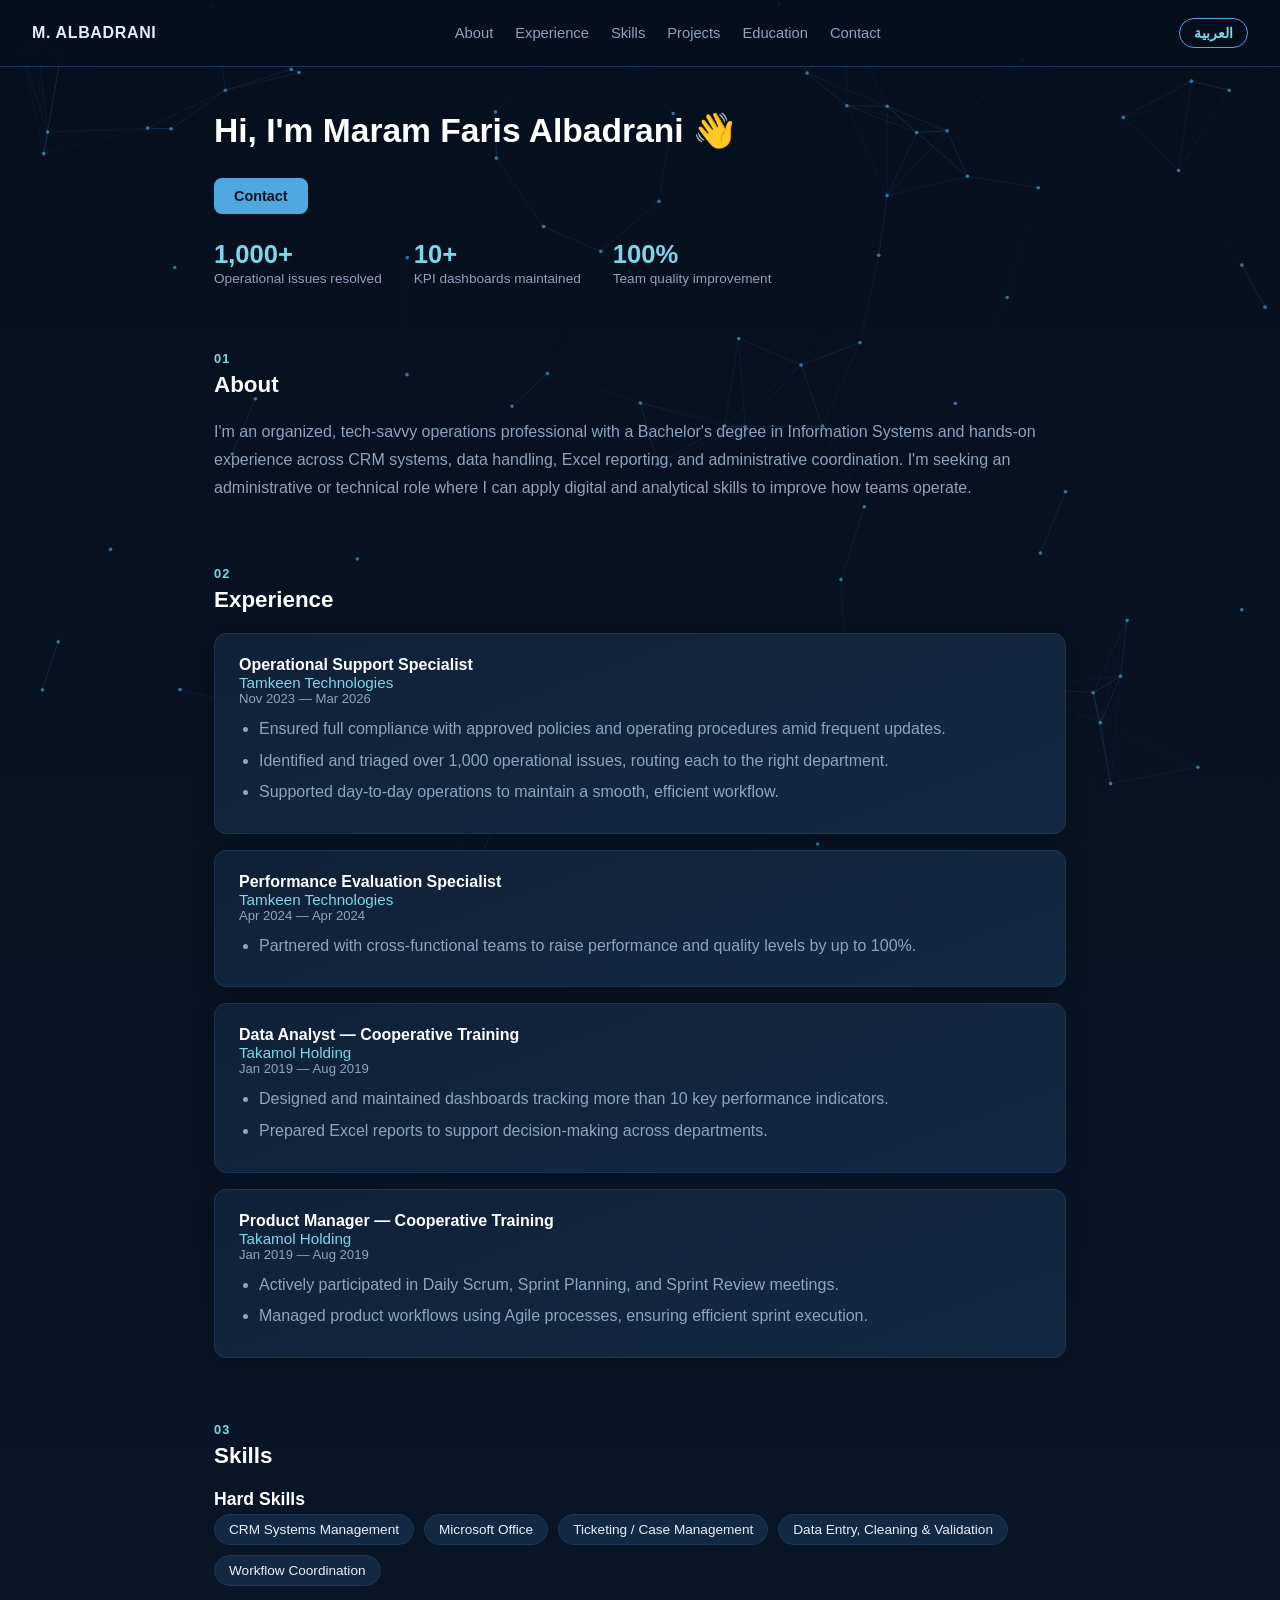
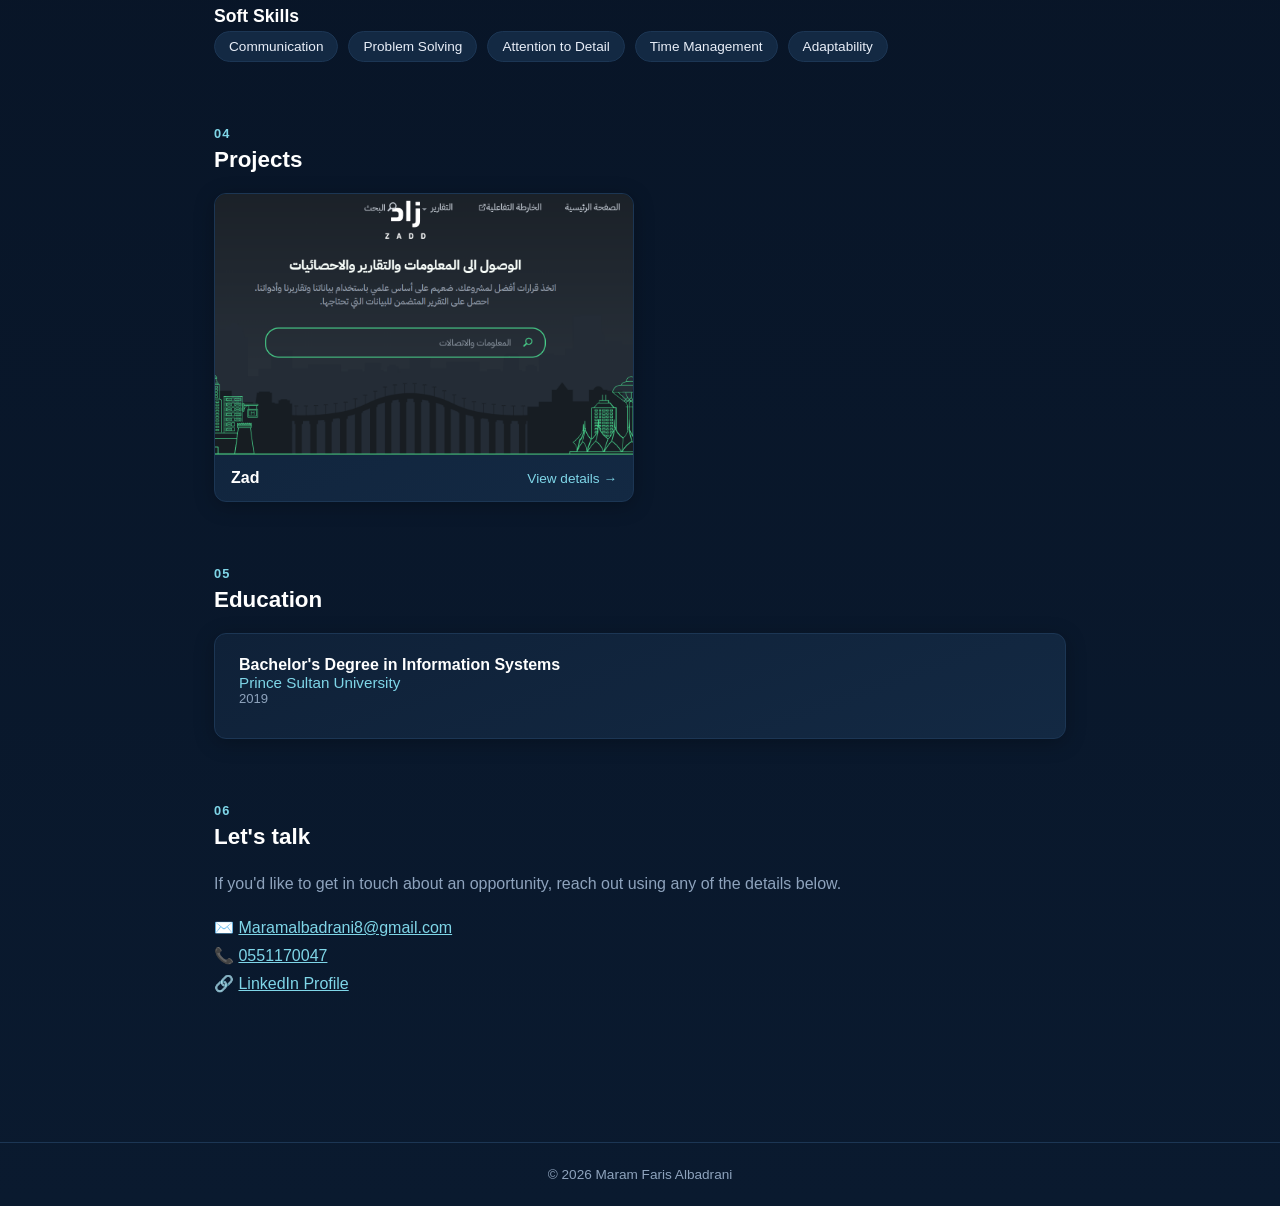
<file: index.html>
<!DOCTYPE html>
<html lang="en" dir="ltr">
<head>
<meta charset="UTF-8" />
<meta name="viewport" content="width=device-width, initial-scale=1.0" />
<title>Maram Faris Albadrani — Operations Support Specialist</title>
<style>
:root {
  --bg: #060f1e;
  --bg-2: #0a1a2f;
  --surface: #0f2138;
  --surface-2: #132943;
  --ink: #e8eef8;
  --muted: #8ea3bd;
  --line: #1c3654;
  --accent: #4fa8e0;
  --accent-2: #7fd6e8;
  --radius: 12px;
  --maxw: 900px;
  --font-body: "Inter", "Segoe UI", Tahoma, sans-serif;
  --font-ar: "Tajawal", "Segoe UI", Tahoma, sans-serif;
}
* { box-sizing: border-box; }
html, body {
  margin: 0; padding: 0;
  background: linear-gradient(180deg, var(--bg) 0%, var(--bg-2) 100%);
  color: var(--ink);
  font-family: var(--font-body);
  scroll-behavior: smooth;
}
html[lang="ar"] body { font-family: var(--font-ar); }
body { position: relative; overflow-x: hidden; }

#bg-network {
  position: fixed; inset: 0;
  width: 100%; height: 100%;
  z-index: 0;
  display: block;
}
.page { position: relative; z-index: 1; }

header.nav {
  position: sticky; top: 0; z-index: 10;
  display: flex; align-items: center; justify-content: space-between;
  padding: 18px 32px;
  background: rgba(6, 15, 30, 0.72);
  backdrop-filter: blur(10px);
  border-bottom: 1px solid var(--line);
}
.nav .brand { font-weight: 700; letter-spacing: 0.04em; color: var(--ink); }
.nav ul { list-style: none; display: flex; gap: 22px; margin: 0; padding: 0; }
.nav a { color: var(--muted); text-decoration: none; font-size: 0.92rem; }
.nav a:hover { color: var(--accent-2); }

#lang-toggle {
  border: 1px solid var(--accent); background: transparent; color: var(--accent-2);
  padding: 6px 14px; border-radius: 999px; font-size: 0.85rem; cursor: pointer; font-weight: 600;
}
#lang-toggle:hover { background: var(--accent); color: #06121f; }

main { max-width: var(--maxw); margin: 0 auto; padding: 40px 24px 80px; }
section { margin-bottom: 64px; }

.eyebrow { font-size: 0.8rem; color: var(--accent-2); font-weight: 700; letter-spacing: 0.08em; text-transform: uppercase; margin-bottom: 6px; }
h1 { font-size: 2.1rem; margin: 4px 0 18px; color: #fff; }
h2 { font-size: 1.4rem; margin: 0 0 20px; color: #fff; }
h3 { font-size: 1.1rem; margin: 0 0 4px; color: #fff; }
p { line-height: 1.75; color: var(--muted); }

.stats { display: flex; gap: 32px; margin: 26px 0 8px; flex-wrap: wrap; }
.stat b { display: block; font-size: 1.6rem; color: var(--accent-2); }
.stat span { font-size: 0.85rem; color: var(--muted); }

.card {
  background: linear-gradient(160deg, var(--surface) 0%, var(--surface-2) 100%);
  border: 1px solid var(--line);
  border-radius: var(--radius);
  padding: 22px 24px; margin-bottom: 16px;
  box-shadow: 0 4px 20px rgba(0,0,0,0.25);
}
.role { font-weight: 700; color: #fff; }
.org { color: var(--accent-2); font-size: 0.95rem; }
.dates { color: var(--muted); font-size: 0.82rem; margin-bottom: 10px; }

ul.bullets { margin: 8px 0 0; padding-inline-start: 20px; }
ul.bullets li { margin-bottom: 6px; line-height: 1.6; color: var(--muted); }

.pill-row { display: flex; flex-wrap: wrap; gap: 10px; }
.pill {
  background: var(--surface-2); border: 1px solid var(--line); color: var(--ink);
  padding: 7px 14px; border-radius: 999px; font-size: 0.85rem;
}

.project-link-card {
  display: block; text-decoration: none; color: inherit;
  background: linear-gradient(160deg, var(--surface) 0%, var(--surface-2) 100%);
  border: 1px solid var(--line);
  border-radius: var(--radius); overflow: hidden;
  box-shadow: 0 4px 20px rgba(0,0,0,0.25);
  transition: transform 0.15s ease, box-shadow 0.15s ease;
  max-width: 420px;
}
.project-link-card:hover { transform: translateY(-3px); box-shadow: 0 14px 30px rgba(0,0,0,0.35); }
.project-thumb { width: 100%; aspect-ratio: 16/10; display: block; object-fit: cover; background: var(--surface-2); }
.project-link-card .project-caption { padding: 14px 16px; display: flex; align-items: center; justify-content: space-between; }
.project-link-card .project-caption b { font-size: 1rem; color: #fff; }
.project-link-card .project-caption span { color: var(--accent-2); font-size: 0.85rem; }

.btn-visit {
  display: inline-block; margin-top: 10px;
  background: var(--accent); color: #06121f;
  padding: 10px 20px; border-radius: 8px; text-decoration: none; font-weight: 700; font-size: 0.9rem;
}
.btn-visit:hover { background: var(--accent-2); }

footer.site-footer { text-align: center; color: var(--muted); font-size: 0.85rem; padding: 24px; border-top: 1px solid var(--line); }

a { color: var(--accent-2); }

html[dir="rtl"] .nav ul { direction: rtl; }

@media (max-width: 600px) {
  .nav ul { display: none; }
  main { padding: 28px 18px 60px; }
}
</style>
</head>
<body>

<canvas id="bg-network"></canvas>

<div class="page">
  <header class="nav">
    <span class="brand">M. ALBADRANI</span>
    <ul>
      <li><a href="#about" data-i18n="nav_about">About</a></li>
      <li><a href="#experience" data-i18n="nav_experience">Experience</a></li>
      <li><a href="#skills" data-i18n="nav_skills">Skills</a></li>
      <li><a href="#projects" data-i18n="nav_projects">Projects</a></li>
      <li><a href="#education" data-i18n="nav_education">Education</a></li>
      <li><a href="#contact" data-i18n="nav_contact">Contact</a></li>
    </ul>
    <button id="lang-toggle" data-i18n="lang_btn">العربية</button>
  </header>

  <main>
    <section id="hero">
      <h1 data-i18n="hero_hi">Hi, I'm Maram Faris Albadrani 👋</h1>
      <a class="btn-visit" href="mailto:Maramalbadrani8@gmail.com" data-i18n="hero_contact_btn">Contact</a>
      <div class="stats">
        <div class="stat"><b data-i18n="stat1_num">1,000+</b><span data-i18n="stat1_label">Operational issues resolved</span></div>
        <div class="stat"><b data-i18n="stat2_num">10+</b><span data-i18n="stat2_label">KPI dashboards maintained</span></div>
        <div class="stat"><b data-i18n="stat3_num">100%</b><span data-i18n="stat3_label">Team quality improvement</span></div>
      </div>
    </section>

    <section id="about">
      <div class="eyebrow">01</div>
      <h2 data-i18n="sec_about">About</h2>
      <p data-i18n="about_text">I'm an organized, tech-savvy operations professional...</p>
    </section>

    <section id="experience">
      <div class="eyebrow">02</div>
      <h2 data-i18n="sec_experience">Experience</h2>

      <div class="card">
        <div class="role" data-i18n="exp1_role">Operational Support Specialist</div>
        <div class="org" data-i18n="exp1_org">Tamkeen Technologies</div>
        <div class="dates" data-i18n="exp1_dates">Nov 2023 — Mar 2026</div>
        <ul class="bullets">
          <li data-i18n="exp1_b1">Ensured full compliance...</li>
          <li data-i18n="exp1_b2">Identified and triaged over 1,000 operational issues...</li>
          <li data-i18n="exp1_b3">Supported day-to-day operations...</li>
        </ul>
      </div>

      <div class="card">
        <div class="role" data-i18n="exp2_role">Performance Evaluation Specialist</div>
        <div class="org" data-i18n="exp2_org">Tamkeen Technologies</div>
        <div class="dates" data-i18n="exp2_dates">Apr 2024 — Apr 2024</div>
        <ul class="bullets"><li data-i18n="exp2_b1">Partnered with cross-functional teams...</li></ul>
      </div>

      <div class="card">
        <div class="role" data-i18n="exp3_role">Data Analyst — Cooperative Training</div>
        <div class="org" data-i18n="exp3_org">Takamol Holding</div>
        <div class="dates" data-i18n="exp3_dates">Jan 2019 — Aug 2019</div>
        <ul class="bullets">
          <li data-i18n="exp3_b1">Designed and maintained dashboards...</li>
          <li data-i18n="exp3_b2">Prepared Excel reports...</li>
        </ul>
      </div>

      <div class="card">
        <div class="role" data-i18n="exp4_role">Product Manager — Cooperative Training</div>
        <div class="org" data-i18n="exp4_org">Takamol Holding</div>
        <div class="dates" data-i18n="exp4_dates">Jan 2019 — Aug 2019</div>
        <ul class="bullets">
          <li data-i18n="exp4_b1">Actively participated in Daily Scrum...</li>
          <li data-i18n="exp4_b2">Managed product workflows using Agile processes...</li>
        </ul>
      </div>
    </section>

    <section id="skills">
      <div class="eyebrow">03</div>
      <h2 data-i18n="sec_skills">Skills</h2>

      <h3 data-i18n="skills_hard_title">Hard Skills</h3>
      <div class="pill-row" style="margin-bottom:20px;">
        <span class="pill" data-i18n="skill_hard1">CRM Systems Management</span>
        <span class="pill" data-i18n="skill_hard2">Microsoft Office</span>
        <span class="pill" data-i18n="skill_hard3">Ticketing / Case Management</span>
        <span class="pill" data-i18n="skill_hard4">Data Entry, Cleaning & Validation</span>
        <span class="pill" data-i18n="skill_hard5">Workflow Coordination</span>
      </div>

      <h3 data-i18n="skills_soft_title">Soft Skills</h3>
      <div class="pill-row">
        <span class="pill" data-i18n="skill_soft1">Communication</span>
        <span class="pill" data-i18n="skill_soft2">Problem Solving</span>
        <span class="pill" data-i18n="skill_soft3">Attention to Detail</span>
        <span class="pill" data-i18n="skill_soft4">Time Management</span>
        <span class="pill" data-i18n="skill_soft5">Adaptability</span>
      </div>
    </section>

    <section id="projects">
      <div class="eyebrow">04</div>
      <h2 data-i18n="sec_projects">Projects</h2>

      <a class="project-link-card" href="project-zad.html">
        <img class="project-thumb" src="zad-screenshot.png" alt="Zad project screenshot"
             onerror="this.src='data:image/svg+xml;utf8,<svg xmlns=%22http://www.w3.org/2000/svg%22 width=%22400%22 height=%22250%22><rect width=%22400%22 height=%22250%22 fill=%22%23132943%22/><text x=%2250%25%22 y=%2250%25%22 dominant-baseline=%22middle%22 text-anchor=%22middle%22 font-family=%22sans-serif%22 font-size=%2222%22 fill=%22%237fd6e8%22>Zad</text></svg>'" />
        <div class="project-caption">
          <b data-i18n="proj_zad_name">Zad</b>
          <span data-i18n="proj_zad_view">View details →</span>
        </div>
      </a>
    </section>

    <section id="education">
      <div class="eyebrow">05</div>
      <h2 data-i18n="sec_education">Education</h2>
      <div class="card">
        <div class="role" data-i18n="edu_degree">Bachelor's Degree in Information Systems</div>
        <div class="org" data-i18n="edu_school">Prince Sultan University</div>
        <div class="dates" data-i18n="edu_year">2019</div>
      </div>
    </section>

    <section id="contact">
      <div class="eyebrow">06</div>
      <h2 data-i18n="sec_contact">Let's talk</h2>
      <p data-i18n="contact_text">If you'd like to get in touch about an opportunity...</p>
      <p>
        ✉️ <a href="mailto:Maramalbadrani8@gmail.com">Maramalbadrani8@gmail.com</a><br/>
        📞 <a href="tel:0551170047">0551170047</a><br/>
        🔗 <a href="https://2u.pw/n22Ko" target="_blank" rel="noopener noreferrer" data-i18n="contact_linkedin">LinkedIn Profile</a>
      </p>
    </section>
  </main>

  <footer class="site-footer" data-i18n="footer">© 2026 Maram Faris Albadrani</footer>
</div>

<script>
// ---------- mouse-reactive dark network background ----------
(function () {
  const canvas = document.getElementById("bg-network");
  const ctx = canvas.getContext("2d");
  let w, h, nodes;
  const LINK_DIST = 140;
  const MOUSE_RADIUS = 180;
  const mouse = { x: -9999, y: -9999 };
  const reduced = window.matchMedia("(prefers-reduced-motion: reduce)").matches;

  function resize() {
    w = canvas.width = window.innerWidth;
    h = canvas.height = window.innerHeight;
    const count = Math.max(24, Math.min(90, Math.floor((w * h) / 13000)));
    nodes = Array.from({ length: count }, () => ({
      x: Math.random() * w,
      y: Math.random() * h,
      vx: (Math.random() - 0.5) * 0.3,
      vy: (Math.random() - 0.5) * 0.3,
    }));
  }

  function step() {
    ctx.clearRect(0, 0, w, h);

    for (const n of nodes) {
      if (!reduced) {
        n.x += n.vx; n.y += n.vy;
        if (n.x < 0 || n.x > w) n.vx *= -1;
        if (n.y < 0 || n.y > h) n.vy *= -1;
      }
      const dx = n.x - mouse.x, dy = n.y - mouse.y;
      const d = Math.sqrt(dx * dx + dy * dy);
      if (d < MOUSE_RADIUS) {
        const force = (MOUSE_RADIUS - d) / MOUSE_RADIUS;
        n.x += (dx / d) * force * 1.2;
        n.y += (dy / d) * force * 1.2;
      }
    }

    for (let i = 0; i < nodes.length; i++) {
      for (let j = i + 1; j < nodes.length; j++) {
        const a = nodes[i], b = nodes[j];
        const dx = a.x - b.x, dy = a.y - b.y;
        const dist = Math.sqrt(dx * dx + dy * dy);
        if (dist < LINK_DIST) {
          ctx.strokeStyle = `rgba(79, 168, 224, ${0.22 * (1 - dist / LINK_DIST)})`;
          ctx.lineWidth = 1;
          ctx.beginPath();
          ctx.moveTo(a.x, a.y);
          ctx.lineTo(b.x, b.y);
          ctx.stroke();
        }
      }
    }

    for (const n of nodes) {
      const dx = n.x - mouse.x, dy = n.y - mouse.y;
      const d = Math.sqrt(dx * dx + dy * dy);
      const near = d < MOUSE_RADIUS;
      ctx.beginPath();
      ctx.arc(n.x, n.y, near ? 2.6 : 1.8, 0, Math.PI * 2);
      ctx.fillStyle = near ? "rgba(127, 214, 232, 0.95)" : "rgba(79, 168, 224, 0.65)";
      ctx.fill();
    }

    requestAnimationFrame(step);
  }

  window.addEventListener("resize", resize);
  window.addEventListener("mousemove", (e) => { mouse.x = e.clientX; mouse.y = e.clientY; });
  window.addEventListener("mouseleave", () => { mouse.x = -9999; mouse.y = -9999; });
  window.addEventListener("touchmove", (e) => {
    if (e.touches[0]) { mouse.x = e.touches[0].clientX; mouse.y = e.touches[0].clientY; }
  }, { passive: true });

  resize();
  step();
})();

// ---------- language toggle ----------
const translations = {
  en: {
    nav_about: "About", nav_experience: "Experience", nav_skills: "Skills",
    nav_projects: "Projects", nav_education: "Education", nav_contact: "Contact",
    lang_btn: "العربية",
    hero_hi: "Hi, I'm Maram Faris Albadrani 👋", hero_contact_btn: "Contact",
    stat1_num: "1,000+", stat1_label: "Operational issues resolved",
    stat2_num: "10+", stat2_label: "KPI dashboards maintained",
    stat3_num: "100%", stat3_label: "Team quality improvement",
    sec_about: "About",
    about_text: "I'm an organized, tech-savvy operations professional with a Bachelor's degree in Information Systems and hands-on experience across CRM systems, data handling, Excel reporting, and administrative coordination. I'm seeking an administrative or technical role where I can apply digital and analytical skills to improve how teams operate.",
    sec_experience: "Experience",
    exp1_role: "Operational Support Specialist", exp1_org: "Tamkeen Technologies", exp1_dates: "Nov 2023 — Mar 2026",
    exp1_b1: "Ensured full compliance with approved policies and operating procedures amid frequent updates.",
    exp1_b2: "Identified and triaged over 1,000 operational issues, routing each to the right department.",
    exp1_b3: "Supported day-to-day operations to maintain a smooth, efficient workflow.",
    exp2_role: "Performance Evaluation Specialist", exp2_org: "Tamkeen Technologies", exp2_dates: "Apr 2024 — Apr 2024",
    exp2_b1: "Partnered with cross-functional teams to raise performance and quality levels by up to 100%.",
    exp3_role: "Data Analyst — Cooperative Training", exp3_org: "Takamol Holding", exp3_dates: "Jan 2019 — Aug 2019",
    exp3_b1: "Designed and maintained dashboards tracking more than 10 key performance indicators.",
    exp3_b2: "Prepared Excel reports to support decision-making across departments.",
    exp4_role: "Product Manager — Cooperative Training", exp4_org: "Takamol Holding", exp4_dates: "Jan 2019 — Aug 2019",
    exp4_b1: "Actively participated in Daily Scrum, Sprint Planning, and Sprint Review meetings.",
    exp4_b2: "Managed product workflows using Agile processes, ensuring efficient sprint execution.",
    sec_skills: "Skills", skills_hard_title: "Hard Skills",
    skill_hard1: "CRM Systems Management", skill_hard2: "Microsoft Office", skill_hard3: "Ticketing / Case Management",
    skill_hard4: "Data Entry, Cleaning & Validation", skill_hard5: "Workflow Coordination",
    skills_soft_title: "Soft Skills",
    skill_soft1: "Communication", skill_soft2: "Problem Solving", skill_soft3: "Attention to Detail",
    skill_soft4: "Time Management", skill_soft5: "Adaptability",
    sec_projects: "Projects", proj_zad_name: "Zad", proj_zad_view: "View details →",
    sec_education: "Education", edu_degree: "Bachelor's Degree in Information Systems",
    edu_school: "Prince Sultan University", edu_year: "2019",
    sec_contact: "Let's talk",
    contact_text: "If you'd like to get in touch about an opportunity, reach out using any of the details below.",
    contact_linkedin: "LinkedIn Profile",
    footer: "© 2026 Maram Faris Albadrani",
  },
  ar: {
    nav_about: "نبذة", nav_experience: "الخبرة", nav_skills: "المهارات",
    nav_projects: "المشاريع", nav_education: "التعليم", nav_contact: "تواصل",
    lang_btn: "English",
    hero_hi: "مرحباً، أنا مرام فارس البدراني 👋", hero_contact_btn: "تواصل",
    stat1_num: "+1,000", stat1_label: "مشكلة تشغيلية تم حلها",
    stat2_num: "+10", stat2_label: "لوحة مؤشرات أداء تمت صيانتها",
    stat3_num: "100%", stat3_label: "تحسين جودة الفريق",
    sec_about: "نبذة عني",
    about_text: "أنا موظفة عمليات منظمة وملمّة بالتقنية، حاصلة على بكالوريوس في نظم المعلومات، ولدي خبرة عملية في أنظمة CRM ومعالجة البيانات وإعداد تقارير Excel والتنسيق الإداري. أبحث عن دور إداري أو تقني أستطيع من خلاله توظيف مهاراتي الرقمية والتحليلية لتحسين طريقة عمل الفرق.",
    sec_experience: "الخبرة العملية",
    exp1_role: "أخصائي دعم العمليات", exp1_org: "شركة تمكين للتقنية", exp1_dates: "نوفمبر 2023 — مارس 2026",
    exp1_b1: "ضمان الالتزام الكامل بالسياسات وإجراءات التشغيل المعتمدة مع التحديثات المتكررة.",
    exp1_b2: "تحديد وتصنيف أكثر من 1,000 مشكلة تشغيلية وتوجيه كل منها للقسم المختص.",
    exp1_b3: "دعم العمليات اليومية للحفاظ على سير عمل سلس وفعّال.",
    exp2_role: "أخصائي تقييم الأداء", exp2_org: "شركة تمكين للتقنية", exp2_dates: "أبريل 2024 — أبريل 2024",
    exp2_b1: "العمل مع فرق متعددة التخصصات لرفع مستويات الأداء والجودة حتى 100%.",
    exp3_role: "محلل بيانات — تدريب تعاوني", exp3_org: "مجموعة تكامل القابضة", exp3_dates: "يناير 2019 — أغسطس 2019",
    exp3_b1: "تصميم وصيانة لوحات معلومات لتتبع أكثر من 10 مؤشرات أداء رئيسية.",
    exp3_b2: "إعداد تقارير Excel لدعم اتخاذ القرار عبر الأقسام المختلفة.",
    exp4_role: "مدير منتج — تدريب تعاوني", exp4_org: "مجموعة تكامل القابضة", exp4_dates: "يناير 2019 — أغسطس 2019",
    exp4_b1: "المشاركة الفعالة في اجتماعات Daily Scrum وتخطيط السبرنت ومراجعته.",
    exp4_b2: "إدارة سير عمل المنتج باستخدام منهجية Agile لضمان تنفيذ فعّال للسبرنت.",
    sec_skills: "المهارات", skills_hard_title: "المهارات التقنية",
    skill_hard1: "إدارة أنظمة CRM", skill_hard2: "مايكروسوفت أوفيس", skill_hard3: "إدارة التذاكر والحالات",
    skill_hard4: "إدخال البيانات وتنظيفها والتحقق منها", skill_hard5: "تنسيق سير العمل",
    skills_soft_title: "المهارات الشخصية",
    skill_soft1: "التواصل", skill_soft2: "حل المشكلات", skill_soft3: "الدقة والانتباه للتفاصيل",
    skill_soft4: "إدارة الوقت", skill_soft5: "المرونة والتكيّف",
    sec_projects: "المشاريع", proj_zad_name: "زاد", proj_zad_view: "عرض التفاصيل ←",
    sec_education: "التعليم", edu_degree: "بكالوريوس نظم المعلومات",
    edu_school: "جامعة الأمير سلطان", edu_year: "2019",
    sec_contact: "لنتحدث",
    contact_text: "إذا كنت تودين التواصل بخصوص فرصة عمل، يمكنك التواصل عبر أي من الوسائل التالية.",
    contact_linkedin: "الملف الشخصي على لينكدإن",
    footer: "© 2026 مرام فارس البدراني",
  },
};

function applyLanguage(lang) {
  const dict = translations[lang];
  document.documentElement.setAttribute("lang", lang);
  document.documentElement.setAttribute("dir", lang === "ar" ? "rtl" : "ltr");
  document.querySelectorAll("[data-i18n]").forEach((el) => {
    const key = el.getAttribute("data-i18n");
    if (dict[key] !== undefined) el.textContent = dict[key];
  });
  localStorage.setItem("site-lang", lang);
}
document.addEventListener("DOMContentLoaded", () => {
  applyLanguage(localStorage.getItem("site-lang") || "en");
  document.getElementById("lang-toggle").addEventListener("click", () => {
    const cur = document.documentElement.getAttribute("lang") || "en";
    applyLanguage(cur === "en" ? "ar" : "en");
  });
});
</script>
</body>
</html>
</file>
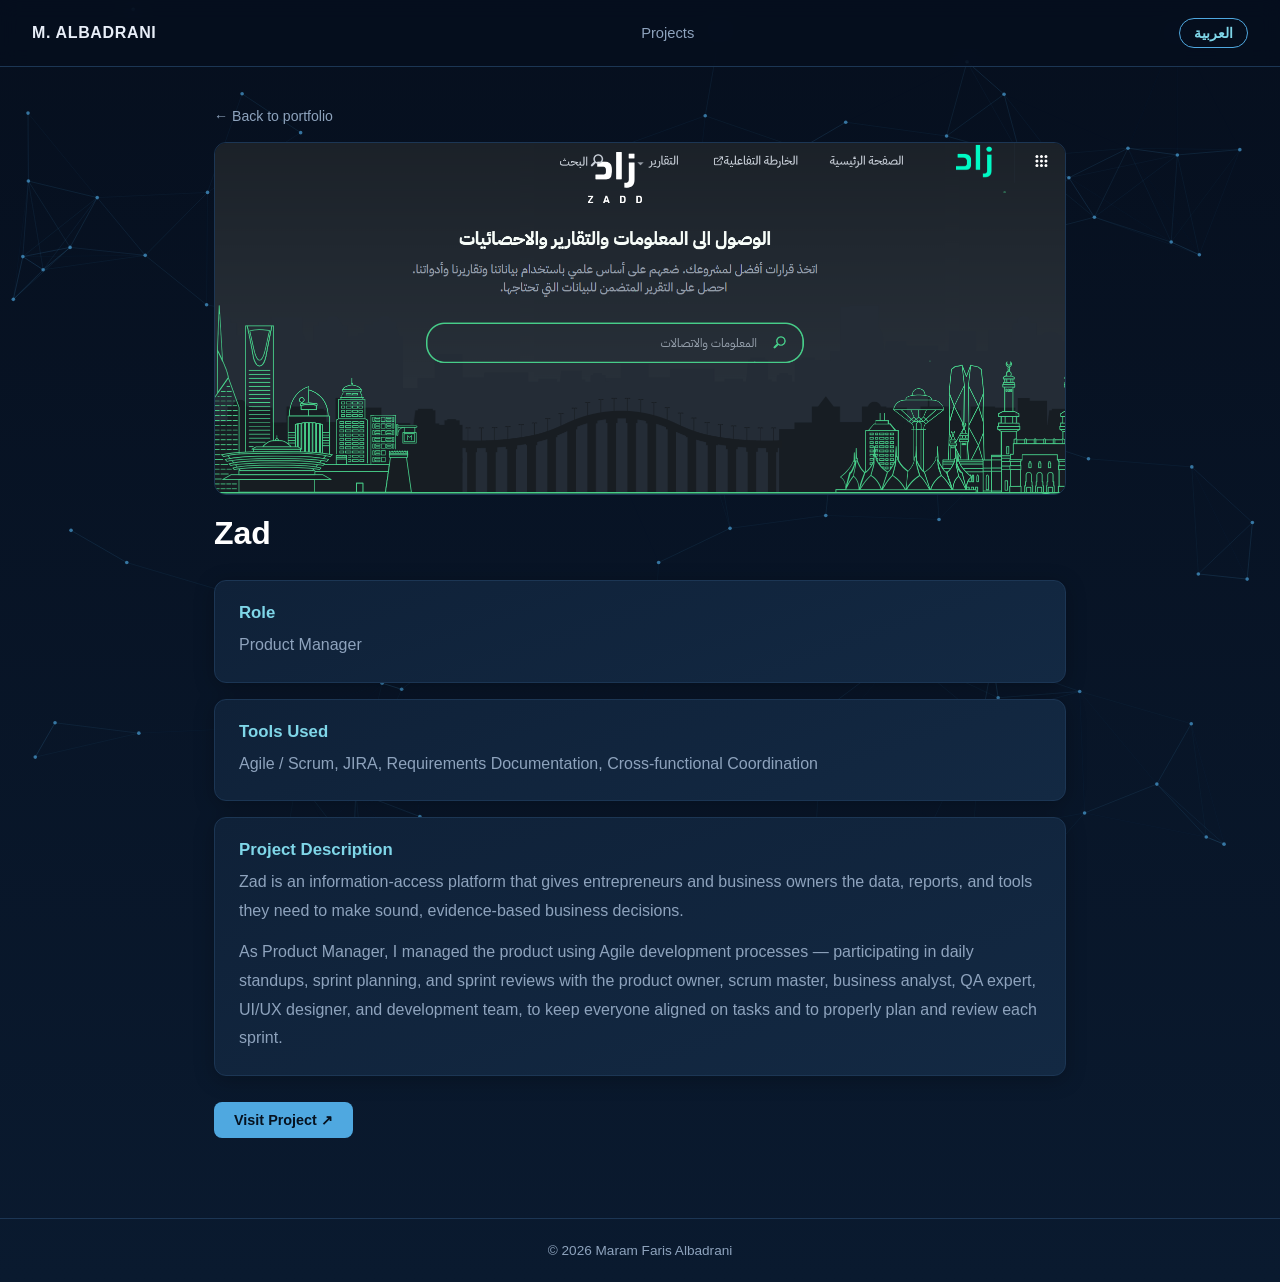
<file: project-zad.html>
<!DOCTYPE html>
<html lang="en" dir="ltr">
<head>
<meta charset="UTF-8" />
<meta name="viewport" content="width=device-width, initial-scale=1.0" />
<title>Zad — Maram Faris Albadrani</title>
<style>
:root {
  --bg: #060f1e;
  --bg-2: #0a1a2f;
  --surface: #0f2138;
  --surface-2: #132943;
  --ink: #e8eef8;
  --muted: #8ea3bd;
  --line: #1c3654;
  --accent: #4fa8e0;
  --accent-2: #7fd6e8;
  --radius: 12px;
  --maxw: 900px;
  --font-body: "Inter", "Segoe UI", Tahoma, sans-serif;
  --font-ar: "Tajawal", "Segoe UI", Tahoma, sans-serif;
}
* { box-sizing: border-box; }
html, body {
  margin: 0; padding: 0;
  background: linear-gradient(180deg, var(--bg) 0%, var(--bg-2) 100%);
  color: var(--ink);
  font-family: var(--font-body);
  scroll-behavior: smooth;
}
html[lang="ar"] body { font-family: var(--font-ar); }
body { position: relative; overflow-x: hidden; }

#bg-network { position: fixed; inset: 0; width: 100%; height: 100%; z-index: 0; display: block; }
.page { position: relative; z-index: 1; }

header.nav {
  position: sticky; top: 0; z-index: 10;
  display: flex; align-items: center; justify-content: space-between;
  padding: 18px 32px;
  background: rgba(6, 15, 30, 0.72);
  backdrop-filter: blur(10px);
  border-bottom: 1px solid var(--line);
}
.nav .brand { font-weight: 700; letter-spacing: 0.04em; color: var(--ink); }
.nav ul { list-style: none; display: flex; gap: 22px; margin: 0; padding: 0; }
.nav a { color: var(--muted); text-decoration: none; font-size: 0.92rem; }
.nav a:hover { color: var(--accent-2); }

#lang-toggle {
  border: 1px solid var(--accent); background: transparent; color: var(--accent-2);
  padding: 6px 14px; border-radius: 999px; font-size: 0.85rem; cursor: pointer; font-weight: 600;
}
#lang-toggle:hover { background: var(--accent); color: #06121f; }

main { max-width: var(--maxw); margin: 0 auto; padding: 40px 24px 80px; }

h1 { font-size: 2rem; margin: 0 0 18px; color: #fff; }
h3 { font-size: 1.05rem; margin: 0 0 8px; color: var(--accent-2); }
p { line-height: 1.8; color: var(--muted); margin: 0; }

.card {
  background: linear-gradient(160deg, var(--surface) 0%, var(--surface-2) 100%);
  border: 1px solid var(--line);
  border-radius: var(--radius);
  padding: 22px 24px; margin-bottom: 16px;
  box-shadow: 0 4px 20px rgba(0,0,0,0.25);
}
.card p + p { margin-top: 12px; }

.detail-header { margin-bottom: 28px; }
.project-thumb {
  width: 100%; max-width: 100%; display: block; border-radius: var(--radius);
  margin-bottom: 20px; border: 1px solid var(--line);
}

.btn-visit {
  display: inline-block; margin-top: 10px;
  background: var(--accent); color: #06121f;
  padding: 10px 20px; border-radius: 8px; text-decoration: none; font-weight: 700; font-size: 0.9rem;
}
.btn-visit:hover { background: var(--accent-2); }

.back-link { display: inline-block; margin-bottom: 18px; color: var(--muted); text-decoration: none; font-size: 0.88rem; }
.back-link:hover { color: var(--accent-2); }

footer.site-footer { text-align: center; color: var(--muted); font-size: 0.85rem; padding: 24px; border-top: 1px solid var(--line); }

html[dir="rtl"] .nav ul { direction: rtl; }

@media (max-width: 600px) {
  .nav ul { display: none; }
  main { padding: 28px 18px 60px; }
}
</style>
</head>
<body>

<canvas id="bg-network"></canvas>

<div class="page">
  <header class="nav">
    <span class="brand">M. ALBADRANI</span>
    <ul><li><a href="index.html#projects" data-i18n="nav_projects">Projects</a></li></ul>
    <button id="lang-toggle" data-i18n="lang_btn">العربية</button>
  </header>

  <main>
    <a class="back-link" href="index.html#projects" data-i18n="back_link">← Back to portfolio</a>

    <div class="detail-header">
      <img class="project-thumb" src="zad-screenshot.png" alt="Zad project screenshot" />
      <h1 data-i18n="proj_zad_name">Zad</h1>
    </div>

    <div class="card">
      <h3 data-i18n="detail_role_label">Role</h3>
      <p data-i18n="zad_role">Product Manager</p>
    </div>

    <div class="card">
      <h3 data-i18n="detail_tools_label">Tools Used</h3>
      <p data-i18n="zad_tools">Agile / Scrum, JIRA, Requirements Documentation, Cross-functional Coordination</p>
    </div>

    <div class="card">
      <h3 data-i18n="detail_desc_label">Project Description</h3>
      <p data-i18n="zad_desc_1">Zad is an information-access platform...</p>
      <p data-i18n="zad_desc_2">As Product Manager, I managed the product using Agile development processes...</p>
    </div>

    <a class="btn-visit" href="https://map.910ths.sa/" target="_blank" rel="noopener noreferrer" data-i18n="detail_visit_btn">Visit Project ↗</a>
  </main>

  <footer class="site-footer" data-i18n="footer">© 2026 Maram Faris Albadrani</footer>
</div>

<script>
(function () {
  const canvas = document.getElementById("bg-network");
  const ctx = canvas.getContext("2d");
  let w, h, nodes;
  const LINK_DIST = 140;
  const MOUSE_RADIUS = 180;
  const mouse = { x: -9999, y: -9999 };
  const reduced = window.matchMedia("(prefers-reduced-motion: reduce)").matches;

  function resize() {
    w = canvas.width = window.innerWidth;
    h = canvas.height = window.innerHeight;
    const count = Math.max(24, Math.min(90, Math.floor((w * h) / 13000)));
    nodes = Array.from({ length: count }, () => ({
      x: Math.random() * w, y: Math.random() * h,
      vx: (Math.random() - 0.5) * 0.3, vy: (Math.random() - 0.5) * 0.3,
    }));
  }

  function step() {
    ctx.clearRect(0, 0, w, h);
    for (const n of nodes) {
      if (!reduced) {
        n.x += n.vx; n.y += n.vy;
        if (n.x < 0 || n.x > w) n.vx *= -1;
        if (n.y < 0 || n.y > h) n.vy *= -1;
      }
      const dx = n.x - mouse.x, dy = n.y - mouse.y;
      const d = Math.sqrt(dx * dx + dy * dy);
      if (d < MOUSE_RADIUS) {
        const force = (MOUSE_RADIUS - d) / MOUSE_RADIUS;
        n.x += (dx / d) * force * 1.2;
        n.y += (dy / d) * force * 1.2;
      }
    }
    for (let i = 0; i < nodes.length; i++) {
      for (let j = i + 1; j < nodes.length; j++) {
        const a = nodes[i], b = nodes[j];
        const dx = a.x - b.x, dy = a.y - b.y;
        const dist = Math.sqrt(dx * dx + dy * dy);
        if (dist < LINK_DIST) {
          ctx.strokeStyle = `rgba(79, 168, 224, ${0.22 * (1 - dist / LINK_DIST)})`;
          ctx.lineWidth = 1;
          ctx.beginPath(); ctx.moveTo(a.x, a.y); ctx.lineTo(b.x, b.y); ctx.stroke();
        }
      }
    }
    for (const n of nodes) {
      const dx = n.x - mouse.x, dy = n.y - mouse.y;
      const d = Math.sqrt(dx * dx + dy * dy);
      const near = d < MOUSE_RADIUS;
      ctx.beginPath();
      ctx.arc(n.x, n.y, near ? 2.6 : 1.8, 0, Math.PI * 2);
      ctx.fillStyle = near ? "rgba(127, 214, 232, 0.95)" : "rgba(79, 168, 224, 0.65)";
      ctx.fill();
    }
    requestAnimationFrame(step);
  }

  window.addEventListener("resize", resize);
  window.addEventListener("mousemove", (e) => { mouse.x = e.clientX; mouse.y = e.clientY; });
  window.addEventListener("mouseleave", () => { mouse.x = -9999; mouse.y = -9999; });
  window.addEventListener("touchmove", (e) => {
    if (e.touches[0]) { mouse.x = e.touches[0].clientX; mouse.y = e.touches[0].clientY; }
  }, { passive: true });

  resize();
  step();
})();

const translations = {
  en: {
    nav_projects: "Projects", lang_btn: "العربية",
    back_link: "← Back to portfolio",
    proj_zad_name: "Zad",
    detail_role_label: "Role", detail_tools_label: "Tools Used", detail_desc_label: "Project Description",
    detail_visit_btn: "Visit Project ↗",
    zad_role: "Product Manager",
    zad_tools: "Agile / Scrum, JIRA, Requirements Documentation, Cross-functional Coordination",
    zad_desc_1: "Zad is an information-access platform that gives entrepreneurs and business owners the data, reports, and tools they need to make sound, evidence-based business decisions.",
    zad_desc_2: "As Product Manager, I managed the product using Agile development processes — participating in daily standups, sprint planning, and sprint reviews with the product owner, scrum master, business analyst, QA expert, UI/UX designer, and development team, to keep everyone aligned on tasks and to properly plan and review each sprint.",
    footer: "© 2026 Maram Faris Albadrani",
  },
  ar: {
    nav_projects: "المشاريع", lang_btn: "English",
    back_link: "→ العودة إلى البورتفوليو",
    proj_zad_name: "زاد",
    detail_role_label: "الدور", detail_tools_label: "الأدوات المستخدمة", detail_desc_label: "وصف المشروع",
    detail_visit_btn: "زيارة المشروع ↗",
    zad_role: "مدير منتج (Product Manager)",
    zad_tools: "Agile / Scrum، JIRA، توثيق المتطلبات، التنسيق بين الفرق",
    zad_desc_1: "زاد منصة تقدم لرواد الأعمال وأصحاب المنشآت البيانات والتقارير والأدوات التي تساعدهم على اتخاذ القرارات المتعلقة بأعمالهم بحيث تكون مبنية على أساس علمي وصحيح.",
    zad_desc_2: "بصفتي مدير المنتج، أدرت المنتج باستخدام منهجية Agile، وشاركت في اجتماعات Daily Scrum وتخطيط السبرنت ومراجعته مع مالك المنتج وSCRUM Master ومحلل الأعمال وخبير الجودة ومصمم UI/UX وفريق التطوير، للحفاظ على توافق الجميع حول المهام والتخطيط السليم لمراجعة السبرنت السابق والقادم.",
    footer: "© 2026 مرام فارس البدراني",
  },
};

function applyLanguage(lang) {
  const dict = translations[lang];
  document.documentElement.setAttribute("lang", lang);
  document.documentElement.setAttribute("dir", lang === "ar" ? "rtl" : "ltr");
  document.querySelectorAll("[data-i18n]").forEach((el) => {
    const key = el.getAttribute("data-i18n");
    if (dict[key] !== undefined) el.textContent = dict[key];
  });
  localStorage.setItem("site-lang", lang);
}
document.addEventListener("DOMContentLoaded", () => {
  applyLanguage(localStorage.getItem("site-lang") || "en");
  document.getElementById("lang-toggle").addEventListener("click", () => {
    const cur = document.documentElement.getAttribute("lang") || "en";
    applyLanguage(cur === "en" ? "ar" : "en");
  });
});
</script>
</body>
</html>
</file>
